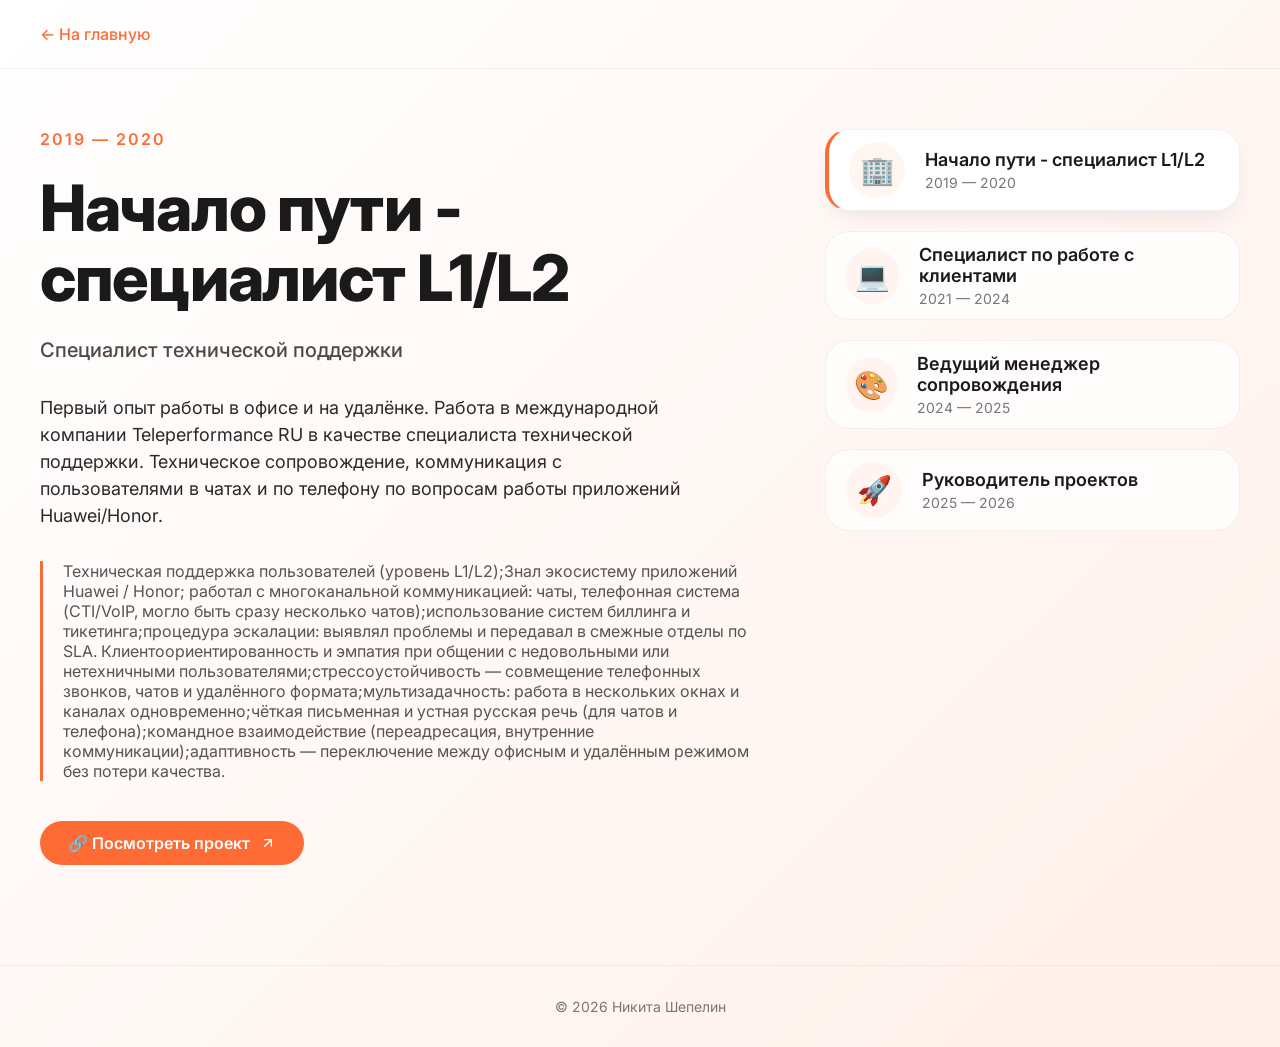
<file: experience.html>
<!DOCTYPE html>
<html lang="ru">
<head>
    <meta charset="UTF-8">
    <meta name="viewport" content="width=device-width, initial-scale=1.0">
    <title>Мой опыт| Никита Шепелин</title>
    <link href="https://fonts.googleapis.com/css2?family=Inter:opsz,wght@14..32,300;400;500;600;700;800&display=swap" rel="stylesheet">
    <style>
        * {
            margin: 0;
            padding: 0;
            box-sizing: border-box;
        }

        body {
            font-family: 'Inter', sans-serif;
            background: linear-gradient(135deg, #ffffff 0%, #fef5f0 100%);
            transition: background 0.6s cubic-bezier(0.2, 0.9, 0.4, 1.1);
            color: #1a1a1a;
            min-height: 100vh;
        }

        body.exp0 { background: linear-gradient(135deg, #ffffff 0%, #fff0ea 100%); }
        body.exp1 { background: linear-gradient(135deg, #fef9f5 0%, #ffe6dc 100%); }
        body.exp2 { background: linear-gradient(135deg, #f5f0ec 0%, #ffddd0 100%); }
        body.exp3 { background: linear-gradient(135deg, #ffffff 0%, #fce8e0 100%); }

        .container {
            max-width: 1400px;
            margin: 0 auto;
            padding: 0 40px;
        }

        header {
            padding: 24px 0;
            border-bottom: 1px solid rgba(0,0,0,0.05);
        }
        .back-link {
            display: inline-flex;
            align-items: center;
            gap: 8px;
            color: #ff6b35;
            text-decoration: none;
            font-weight: 500;
            transition: gap 0.2s;
        }
        .back-link:hover {
            gap: 12px;
        }

        .experience-grid {
            display: flex;
            gap: 60px;
            margin: 60px 0 100px;
            align-items: flex-start;
        }

        .exp-detail {
            flex: 1.4;
            animation: fadeSlideIn 0.5s ease-out;
        }
        @keyframes fadeSlideIn {
            from { opacity: 0; transform: translateX(-20px); }
            to { opacity: 1; transform: translateX(0); }
        }

        .exp-detail .date {
            font-size: 16px;
            font-weight: 600;
            color: #ff6b35;
            text-transform: uppercase;
            letter-spacing: 2px;
            margin-bottom: 24px;
        }
        .exp-detail h2 {
            font-size: 64px;
            font-weight: 800;
            letter-spacing: -0.02em;
            line-height: 1.1;
            margin-bottom: 24px;
            color: #1a1a1a;
        }
        .exp-detail .subtitle {
            font-size: 20px;
            font-weight: 500;
            color: #4a4a4a;
            margin-bottom: 32px;
        }
        .exp-detail .description {
            font-size: 18px;
            line-height: 1.5;
            color: #2a2a2a;
            max-width: 90%;
        }
        .exp-detail .full-description {
            margin-top: 32px;
            font-size: 16px;
            color: #555;
            border-left: 3px solid #ff6b35;
            padding-left: 20px;
        }
        .exp-detail .project-link {
            margin-top: 40px;
        }
        .exp-detail .project-link a {
            background: #ff6b35;
            color: white;
            padding: 12px 28px;
            border-radius: 40px;
            text-decoration: none;
            font-weight: 600;
            display: inline-flex;
            align-items: center;
            gap: 10px;
            transition: transform 0.2s, background 0.2s;
        }
        .exp-detail .project-link a:hover {
            background: #e55a2b;
            transform: translateY(-2px);
        }

        .exp-thumbnails {
            flex: 0.8;
            display: flex;
            flex-direction: column;
            gap: 20px;
        }
        .thumbnail {
            display: flex;
            align-items: center;
            gap: 20px;
            background: rgba(255, 255, 255, 0.7);
            backdrop-filter: blur(4px);
            border-radius: 24px;
            padding: 12px 20px;
            cursor: pointer;
            transition: all 0.3s ease;
            border: 1px solid rgba(0,0,0,0.05);
        }
        .thumbnail:hover {
            background: white;
            transform: translateX(6px);
            box-shadow: 0 10px 25px -8px rgba(0,0,0,0.1);
            border-color: #ff6b3540;
        }
        .thumbnail.active {
            background: white;
            border-left: 4px solid #ff6b35;
            box-shadow: 0 10px 25px -8px rgba(0,0,0,0.1);
        }
        .thumbnail-icon {
            width: 56px;
            height: 56px;
            background: #ff6b3510;
            border-radius: 28px;
            display: flex;
            align-items: center;
            justify-content: center;
            font-size: 28px;
            transition: background 0.2s;
        }
        .thumbnail:hover .thumbnail-icon {
            background: #ff6b3520;
        }
        .thumbnail-info h4 {
            font-size: 18px;
            font-weight: 600;
            margin-bottom: 4px;
        }
        .thumbnail-info p {
            font-size: 14px;
            color: #777;
        }

        @media (max-width: 1000px) {
            .experience-grid {
                flex-direction: column;
                gap: 40px;
            }
            .exp-detail h2 {
                font-size: 48px;
            }
            .exp-thumbnails {
                flex-direction: row;
                flex-wrap: wrap;
                justify-content: center;
            }
            .thumbnail {
                width: calc(50% - 20px);
            }
            .container {
                padding: 0 24px;
            }
        }
        @media (max-width: 600px) {
            .thumbnail {
                width: 100%;
            }
            .exp-detail .description {
                max-width: 100%;
            }
        }

        footer {
            border-top: 1px solid rgba(0,0,0,0.05);
            padding: 32px 0;
            text-align: center;
            color: #777;
            font-size: 14px;
        }
    </style>
</head>
<body class="exp0">

<header>
    <div class="container">
        <a href="index.html" class="back-link">← На главную</a>
    </div>
</header>

<div class="container">
    <div class="experience-grid">
        <div class="exp-detail" id="expDetail"></div>
        <div class="exp-thumbnails" id="thumbnailsContainer"></div>
    </div>
</div>

<footer>
    <div class="container">
        <p>© 2026 Никита Шепелин</p>
    </div>
</footer>

<script>
    const experiences = [
        {
            id: 0, date: "2019 — 2020", title: "Начало пути - специалист L1/L2", subtitle: "Специалист технической поддержки",
            shortDesc: "Первый опыт работы в офисе и на удалёнке. Работа в международной компании Teleperformance RU в качестве специалиста технической поддержки. Техническое сопровождение, коммуникация с пользователями в чатах и по телефону по вопросам работы приложений Huawei/Honor.",
            fullDesc: "Техническая поддержка пользователей (уровень L1/L2);Знал экосистему приложений Huawei / Honor; работал с многоканальной коммуникацией: чаты, телефонная система (CTI/VoIP, могло быть сразу несколько чатов);использование систем биллинга и тикетинга;процедура эскалации: выявлял проблемы и передавал в смежные отделы по SLA. Клиентоориентированность и эмпатия при общении с недовольными или нетехничными пользователями;стрессоустойчивость — совмещение телефонных звонков, чатов и удалённого формата;мультизадачность: работа в нескольких окнах и каналах одновременно;чёткая письменная и устная русская речь (для чатов и телефона);командное взаимодействие (переадресация, внутренние коммуникации);адаптивность — переключение между офисным и удалённым режимом без потери качества.",
            projectLink: "https://teleperformancerabota.ru/", icon: "🏢", bgClass: "exp0"
        },
        {
            id: 1, date: "2021 — 2024", title: "Специалист по работе с клиентами", subtitle: "ООО Инфорпмпроект",
            shortDesc: "Проведение более 360 лекций и обучающих мероприятий(очные/online - групповые/индивидуальные). Снизил риски отказов - менее 0,65% и увеличил удовлетворенность клиентов на 20%. Работа с 40+ клиентами среднего и крупного бизнеса(машиностроение, IT, химия, металлургия и др.)",
            fullDesc: "Сопровождение клиента от начала проекта до его завершения; Выполнение целей по допродажам и удержаниям клиентов; Отслеживание работы команды по выполнению всех условий договора; Проведение обучающих мероприятий и лекций, на аудиторию до 60 человек;Командировки с целью знакомства с ЛПР/ЛВПР, а так же с целью очного обучения; Формирование лояльности клиента по отношению к компании и продукту; Заключение дополнительных сделок и осуществление дополнительных продаж; Ведение переговоров и участие в презентацияхПодготовка документации(договора, коммерческие предложения, отчеты); Участие в рабочих группах по развитию крупных корпоративных клиентов КМ 600 т.р.",
            projectLink: "https://informproekt.ru/", icon: "💻", bgClass: "exp1"
        },
        {
            id: 2, date: "2024 — 2025", title: "Ведущий менеджер сопровождения", subtitle: "ООО Информпроект Групп",
            shortDesc: "Руководство командой менеджеров(2 человека): постановка целей и задач контроль за выполнением целей, обучение, совместная проработка сложных задач. Работа с 20+ корпоративными клиентами. Разработал и внедрил с проектной командой уникальный модуль под запрос заказчика. Интегрировал с помощью API систему управления НТД, что ускорило взаимодейсвтие заказчика с документацией на 50%. Лучший отдел сопровождения в компании по отказам - меньше 0.34%; Внедрил в свой отдел Kanban методологию, что ускорило и оптимизировало работу над задачами клиентов; доработка новых процессов внутри компании и подготовка SLA.",
            fullDesc: "Разработка или модернизация обучающих программ для повышения их производительности и качества; Координирование деятельности с другими внутренними отделами с целью выполнения требований клиентов и компании; Разработка и внедрение одобренных правил и методов работы, а также стандартов; Отчетность руководству о результатах работы отдела/проектной команды; Участие в разработке новых продуктов компании; Ведение переговоров, участие в презентациях; Перевыполнение целей по удержаниям клиентов и допродажам; Сопровождение корпоративных клиентов(полный цикл: от принятия до развития); Планирование и проведение работ по расширению клиентов; Выстраивание отношений с ЛПР и ЛВПР клиентов( включая организации Роснефти,Газпромнефть, Уралхим, Галополимер,Уралвагонзавод, Уралтрансмаш, ОДК-Газовые турбины и др.)",
            projectLink: "https://devilcry007.github.io/support-team/", icon: "🎨", bgClass: "exp2"
        },
        {
            id: 3, date: "2025 — 2026", title: "Руководитель проектов", subtitle: "Pinbox",
            shortDesc: "Работал с клиентами малого и среднего бизнеса - более 70 проектов. Разработка индивидуальных стратегий под каждого клиента, контроль на всех этапах - как итог: ускорение задач и принятие решений на 30%. Выстариваение долгосрочных и ваимовыгодных отношений - 95% успешных пролонгаций каждый месяц. Project-менеджмент: взаимодейсвтие со смежными отделами(дизайнерами, копирайтерами, разработчиками). Увеличивал рекламные бюджеты, ежемесячне cross-sell доп. продажи - прогнозирование развития. Ведение отчености. Работа по метрикам LTV, ROI, NPS, CAC, CPA, CTR. Проведение A/B тестирований по стратегиям развития. Успешная передача в отдел разработки ТЗ от клиентов по улучшенмю сервиса и дальнейшая её реализация.",
            fullDesc: "Активно взаимодействовал с клиентами с момента передачи клиента отделом продаж: -брифирование(ВКС или по телефону, так же очные встречи), -ежедневное консультирование и решение текущих задач(ВКС или по телефону, так же очные встречи), -формирование стратегии развития проектов клиента в соответствии с целями и задачами клиента(ВКС или по телефону, так же очные встречи); Ежедневно выставлял поступающие от клиентов задачи для смежных отделов и управлял процессом их реализации. Самостоятельно планировал действия; Работа на результат, отслеживание её по метрикам, на основе анализа - эффективное развитие проекта клиента. Выстраивание долгосрочных взаимоотношений с клиентом. 95% успешных пролонгаций более 15 проектов каждый месяц; Прогнозировал результаты, планировал работу по проектам наперёд(месяц, квартал, полгода, год);Включение в работу творчества, аналитики, системного мышления и автономности; Снизил риски отказов за счёт донесения ценностей работы с системой, правильно выстроенных коммуникаций и грамотным управлением рекламным бюджетом на 9%;  ",
            projectLink: "#", icon: "🚀", bgClass: "exp3"
        }
    ];

    const detailContainer = document.getElementById('expDetail');
    const thumbnailsContainer = document.getElementById('thumbnailsContainer');
    let currentId = 0;
    let hoverTimeout = null;

    function renderDetail(id) {
        const exp = experiences.find(e => e.id === id);
        if (!exp) return;
        detailContainer.innerHTML = `
            <div class="date">${exp.date}</div>
            <h2>${exp.title}</h2>
            <div class="subtitle">${exp.subtitle}</div>
            <div class="description">${exp.shortDesc}</div>
            <div class="full-description">${exp.fullDesc}</div>
            <div class="project-link">
                <a href="${exp.projectLink}" target="_blank" rel="noopener noreferrer">
                    🔗 Посмотреть проект
                    <svg width="16" height="16" viewBox="0 0 24 24" fill="none" stroke="currentColor" stroke-width="2">
                        <path d="M7 17L17 7M17 7H7M17 7V17" stroke="white" stroke-linecap="round"/>
                    </svg>
                </a>
            </div>
        `;
        document.body.className = exp.bgClass;
        currentId = id;
        updateActiveThumbnail(id);
    }

    function renderThumbnails() {
        thumbnailsContainer.innerHTML = '';
        experiences.forEach(exp => {
            const thumb = document.createElement('div');
            thumb.className = `thumbnail ${exp.id === currentId ? 'active' : ''}`;
            thumb.innerHTML = `
                <div class="thumbnail-icon">${exp.icon}</div>
                <div class="thumbnail-info">
                    <h4>${exp.title}</h4>
                    <p>${exp.date}</p>
                </div>
            `;
            thumb.addEventListener('mouseenter', () => {
                if (currentId === exp.id) return;
                if (hoverTimeout) clearTimeout(hoverTimeout);
                hoverTimeout = setTimeout(() => renderDetail(exp.id), 150);
            });
            thumb.addEventListener('mouseleave', () => {
                if (hoverTimeout) clearTimeout(hoverTimeout);
            });
            thumbnailsContainer.appendChild(thumb);
        });
    }

    function updateActiveThumbnail(activeId) {
        document.querySelectorAll('.thumbnail').forEach((thumb, idx) => {
            if (experiences[idx].id === activeId) thumb.classList.add('active');
            else thumb.classList.remove('active');
        });
    }

    renderThumbnails();
    renderDetail(0);
</script>
</body>
</html>
</file>
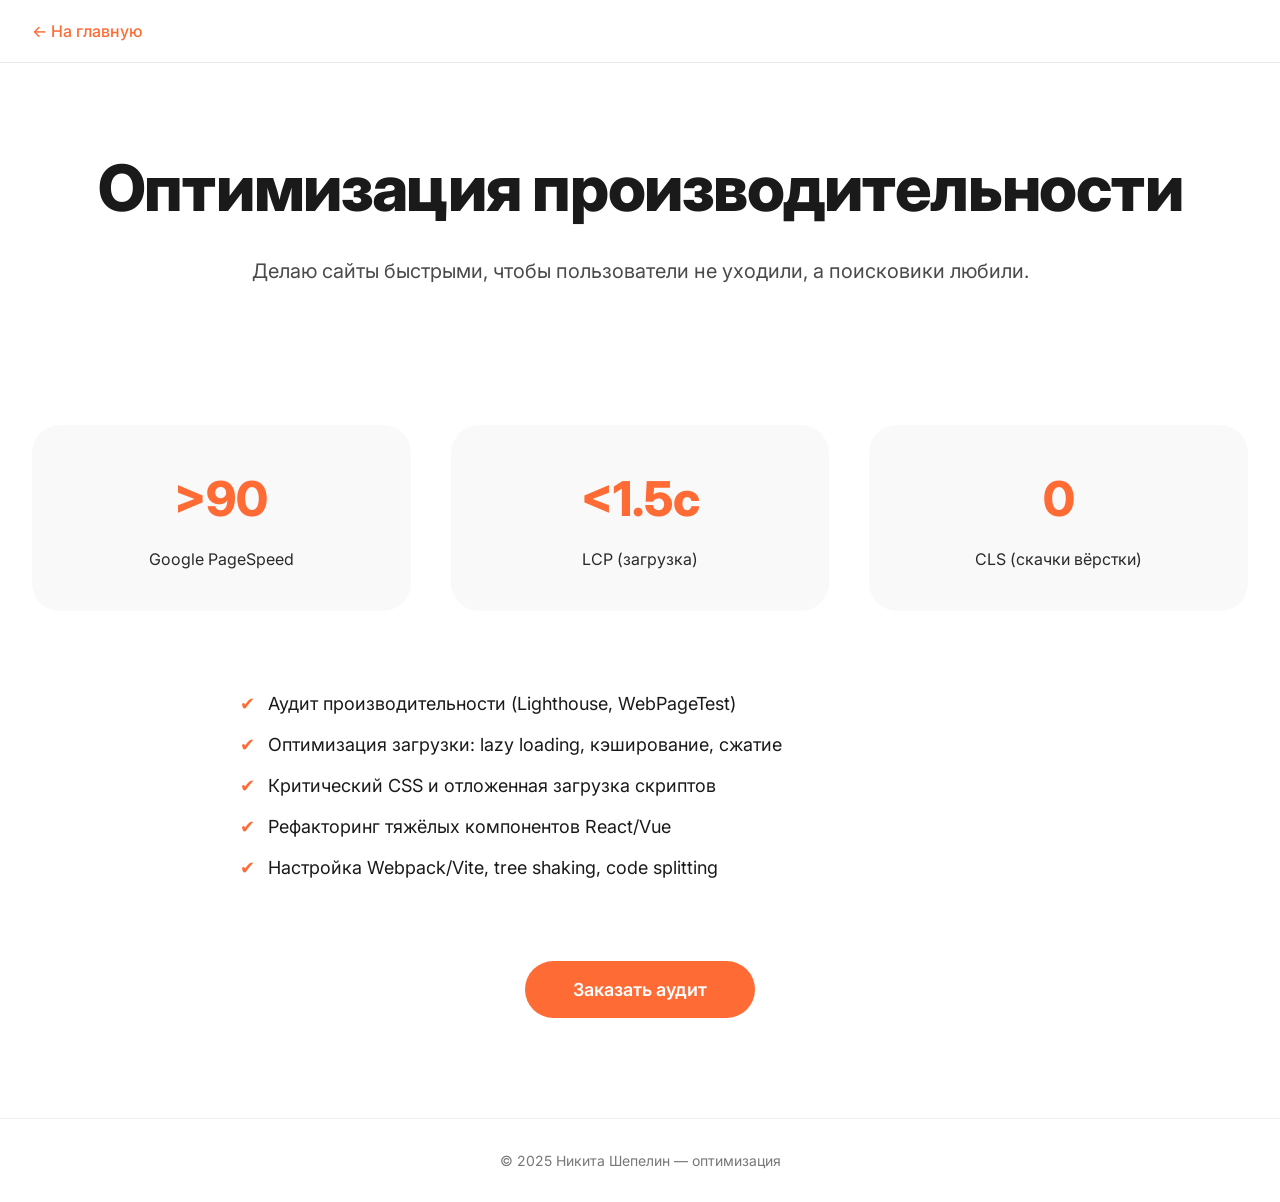
<file: optimization.html>
<!DOCTYPE html>
<html lang="ru">
<head>
    <meta charset="UTF-8">
    <meta name="viewport" content="width=device-width, initial-scale=1.0">
    <title>Оптимизация | Никита Шепелин</title>
    <link href="https://fonts.googleapis.com/css2?family=Inter:opsz,wght@300;400;500;600;700;800&display=swap" rel="stylesheet">
    <link rel="stylesheet" href="common.css">
    <style>
        .opt-hero {
            padding: 80px 0 60px;
            text-align: center;
        }
        .opt-hero h1 {
            font-size: 64px;
            font-weight: 800;
            letter-spacing: -0.02em;
            margin-bottom: 24px;
        }
        .opt-hero p {
            font-size: 20px;
            color: #4a4a4a;
            max-width: 800px;
            margin: 0 auto;
        }
        .metrics {
            display: flex;
            gap: 40px;
            justify-content: center;
            flex-wrap: wrap;
            margin: 80px 0;
        }
        .metric-card {
            background: #f9f9f9;
            border-radius: 28px;
            padding: 40px 30px;
            text-align: center;
            flex: 1;
            min-width: 200px;
        }
        .metric-card .number {
            font-size: 48px;
            font-weight: 800;
            color: #ff6b35;
        }
        .metric-card p {
            margin-top: 16px;
            font-size: 16px;
            color: #2a2a2a;
        }
        .opt-list {
            max-width: 800px;
            margin: 0 auto 80px;
        }
        .opt-list li {
            font-size: 18px;
            margin-bottom: 16px;
            list-style: none;
            padding-left: 28px;
            position: relative;
        }
        .opt-list li::before {
            content: "✔";
            color: #ff6b35;
            position: absolute;
            left: 0;
        }
        .btn-opt {
            background-color: #ff6b35;
            color: white;
            padding: 16px 48px;
            font-size: 18px;
            font-weight: 600;
            border-radius: 40px;
            text-decoration: none;
            display: inline-block;
        }
    </style>
</head>
<body>

<header>
    <div class="container">
        <a href="index.html" class="back-link">← На главную</a>
    </div>
</header>

<main>
    <div class="container">
        <div class="opt-hero">
            <h1>Оптимизация производительности</h1>
            <p>Делаю сайты быстрыми, чтобы пользователи не уходили, а поисковики любили.</p>
        </div>

        <div class="metrics">
            <div class="metric-card">
                <div class="number">>90</div>
                <p>Google PageSpeed</p>
            </div>
            <div class="metric-card">
                <div class="number">&lt;1.5с</div>
                <p>LCP (загрузка)</p>
            </div>
            <div class="metric-card">
                <div class="number">0</div>
                <p>CLS (скачки вёрстки)</p>
            </div>
        </div>

        <div class="opt-list">
            <ul>
                <li>Аудит производительности (Lighthouse, WebPageTest)</li>
                <li>Оптимизация загрузки: lazy loading, кэширование, сжатие</li>
                <li>Критический CSS и отложенная загрузка скриптов</li>
                <li>Рефакторинг тяжёлых компонентов React/Vue</li>
                <li>Настройка Webpack/Vite, tree shaking, code splitting</li>
            </ul>
        </div>

        <div style="text-align: center; margin-bottom: 100px;">
            <a href="#" class="btn-opt">Заказать аудит</a>
        </div>
    </div>
</main>

<footer>
    <div class="container">
        <p>© 2025 Никита Шепелин — оптимизация</p>
    </div>
</footer>
</body>
</html>
</file>
<file: common.css>
* {
    margin: 0;
    padding: 0;
    box-sizing: border-box;
}
body {
    font-family: 'Inter', sans-serif;
    background-color: #ffffff;
    color: #1a1a1a;
    line-height: 1.4;
    overflow-x: hidden;
}
.container {
    max-width: 1280px;
    margin: 0 auto;
    padding: 0 32px;
}
header {
    padding: 20px 0;
    border-bottom: 1px solid #eaeaea;
}
.header-inner {
    display: flex;
    align-items: center;
    gap: 16px;
}
.logo {
    font-size: 24px;
    font-weight: 700;
    letter-spacing: -0.02em;
    color: #1a1a1a;
}
.logo span {
    color: #ff6b35;
}
.jelly-mini {
    width: 60px;
    height: 60px;
    position: relative;
}
.jelly-mini canvas {
    width: 100% !important;
    height: 100% !important;
    display: block;
}
.hero {
    display: flex;
    align-items: center;
    justify-content: space-between;
    gap: 48px;
    padding: 80px 0 100px;
    flex-wrap: wrap;
}
.hero-content {
    flex: 1.2;
    min-width: 280px;
}
.hero-badge {
    font-size: 14px;
    text-transform: uppercase;
    letter-spacing: 2px;
    color: #ff6b35;
    font-weight: 600;
    margin-bottom: 16px;
}
.hero-content h1 {
    font-size: 58px;
    font-weight: 700;
    line-height: 1.1;
    letter-spacing: -0.02em;
    margin-bottom: 24px;
    color: #1a1a1a;
}
.hero-content h1 .highlight {
    color: #ff6b35;
    border-bottom: 3px solid #ff6b35;
}
.hero-description {
    font-size: 18px;
    line-height: 1.5;
    color: #4a4a4a;
    margin-bottom: 32px;
    max-width: 90%;
}
.btn-group {
    display: flex;
    gap: 16px;
    flex-wrap: wrap;
}
.btn-primary {
    background-color: #ff6b35;
    color: white;
    border: none;
    padding: 14px 32px;
    font-size: 16px;
    font-weight: 600;
    border-radius: 40px;
    cursor: pointer;
    transition: transform 0.2s, background 0.2s;
    text-decoration: none;
    display: inline-block;
}
.btn-primary:hover {
    background-color: #e55a2b;
    transform: translateY(-2px);
}
.btn-outline {
    background: transparent;
    border: 1px solid #d0d0d0;
    padding: 14px 32px;
    font-size: 16px;
    font-weight: 500;
    border-radius: 40px;
    cursor: pointer;
    transition: all 0.2s;
    text-decoration: none;
    color: #1a1a1a;
}
.btn-outline:hover {
    border-color: #ff6b35;
    color: #ff6b35;
}
.hero-photo {
    flex: 1;
    min-width: 280px;
    display: flex;
    justify-content: center;
    align-items: center;
}
.photo-frame {
    width: 100%;
    max-width: 380px;
    background: #ffffff;
    border-radius: 32px;
    overflow: hidden;
}
.photo-frame img {
    width: 100%;
    height: auto;
    display: block;
    max-height: 450px;
    object-fit: contain;
}
.section {
    padding: 80px 0;
    border-top: 1px solid #efefef;
}
.section-title {
    font-size: 40px;
    font-weight: 700;
    letter-spacing: -0.02em;
    margin-bottom: 48px;
    text-align: center;
}
.section-title span {
    color: #ff6b35;
}
.grid-3 {
    display: flex;
    gap: 32px;
    flex-wrap: wrap;
    justify-content: center;
}
.card-link {
    text-decoration: none;
    color: inherit;
    display: block;
    flex: 1;
    min-width: 240px;
}
.card {
    background: #ffffff;
    border: 1px solid #ebebeb;
    border-radius: 28px;
    padding: 32px;
    transition: box-shadow 0.2s;
    height: 100%;
}
.card:hover {
    box-shadow: 0 20px 35px -12px rgba(0,0,0,0.05);
}
.card-icon {
    font-size: 40px;
    margin-bottom: 20px;
}
.card h3 {
    font-size: 22px;
    font-weight: 600;
    margin-bottom: 12px;
}
.card p {
    color: #5a5a5a;
    line-height: 1.4;
}
footer {
    border-top: 1px solid #efefef;
    padding: 32px 0;
    text-align: center;
    color: #777;
    font-size: 14px;
}
.back-link {
    display: inline-flex;
    align-items: center;
    gap: 8px;
    color: #ff6b35;
    text-decoration: none;
    font-weight: 500;
    transition: gap 0.2s;
}
.back-link:hover {
    gap: 12px;
}
@media (max-width: 900px) {
    .hero {
        flex-direction: column-reverse;
        text-align: center;
    }
    .hero-content h1 {
        font-size: 44px;
    }
    .hero-description {
        max-width: 100%;
    }
    .btn-group {
        justify-content: center;
    }
    .hero-photo {
        margin-bottom: 32px;
    }
    .container {
        padding: 0 20px;
    }
    .jelly-mini {
        width: 50px;
        height: 50px;
    }
    .grid-3 {
        flex-direction: column;
        align-items: center;
    }
    .card-link {
        width: 100%;
    }
}
</file>
